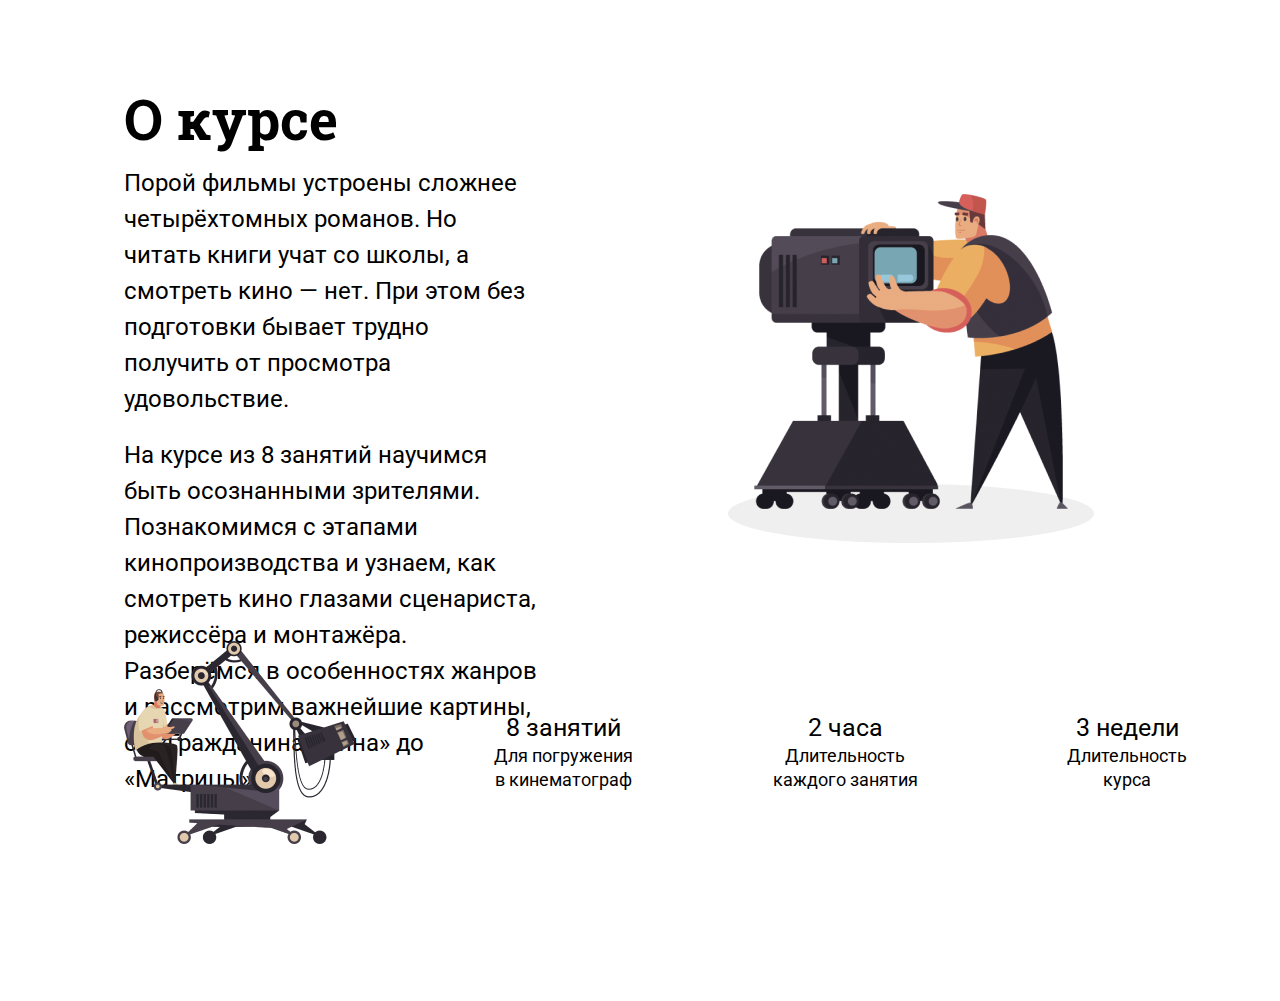
<file: index.html>
<!DOCTYPE html>
<html lang="en">
<head>
    <meta charset="UTF-8">
    <meta http-equiv="X-UA-Compatible" content="IE=edge">
    <meta name="viewport" content="width=device-width, initial-scale=1.0">
    <title>Document</title>
    <link rel="stylesheet" href="style.css">
</head>
<body>
    <div class="container">
        <h1>О курсе</h1>
        <div class="center">
            <div class="left">
                <p>Порой фильмы устроены сложнее четырёхтомных романов. Но читать книги учат со школы, а смотреть кино — нет. При этом без подготовки бывает трудно получить от просмотра удовольствие.</p>

                <p>На курсе из 8 занятий научимся быть осознанными зрителями. Познакомимся с этапами кинопроизводства и узнаем, как смотреть кино глазами сценариста, режиссёра и монтажёра. Разберёмся в особенностях жанров и рассмотрим важнейшие картины, от «Гражданина Кейна» до «Матрицы».</p>
            </div>
            <div class="right">
                <img src="/image/_1 1.png" alt="" class="camera">
                <img src="/image/Ellipse 2.png" alt="" class="ellipse">
            </div>
        </div>
        <footer>
            <div class="leftfoot">
                <img src="/image/photo 1.png" alt="" class="foto1">
            </div>
            <div class="rightfoot">
                <div>
                    <p class="title">8 занятий </p>
                    <p class="text">Для погружения
                        в кинематограф</p>
                </div>
                <div>
                    <p class="title">2 часа</p>
                    <p class="text">Длительность
                        каждого занятия</p>
                </div>
                <div>
                    <p class="title">3 недели</p>
                    <p class="text">Длительность
                        курса</p>
                </div>
            </div>
        </footer>
    </div>
</body>
</html>
</file>
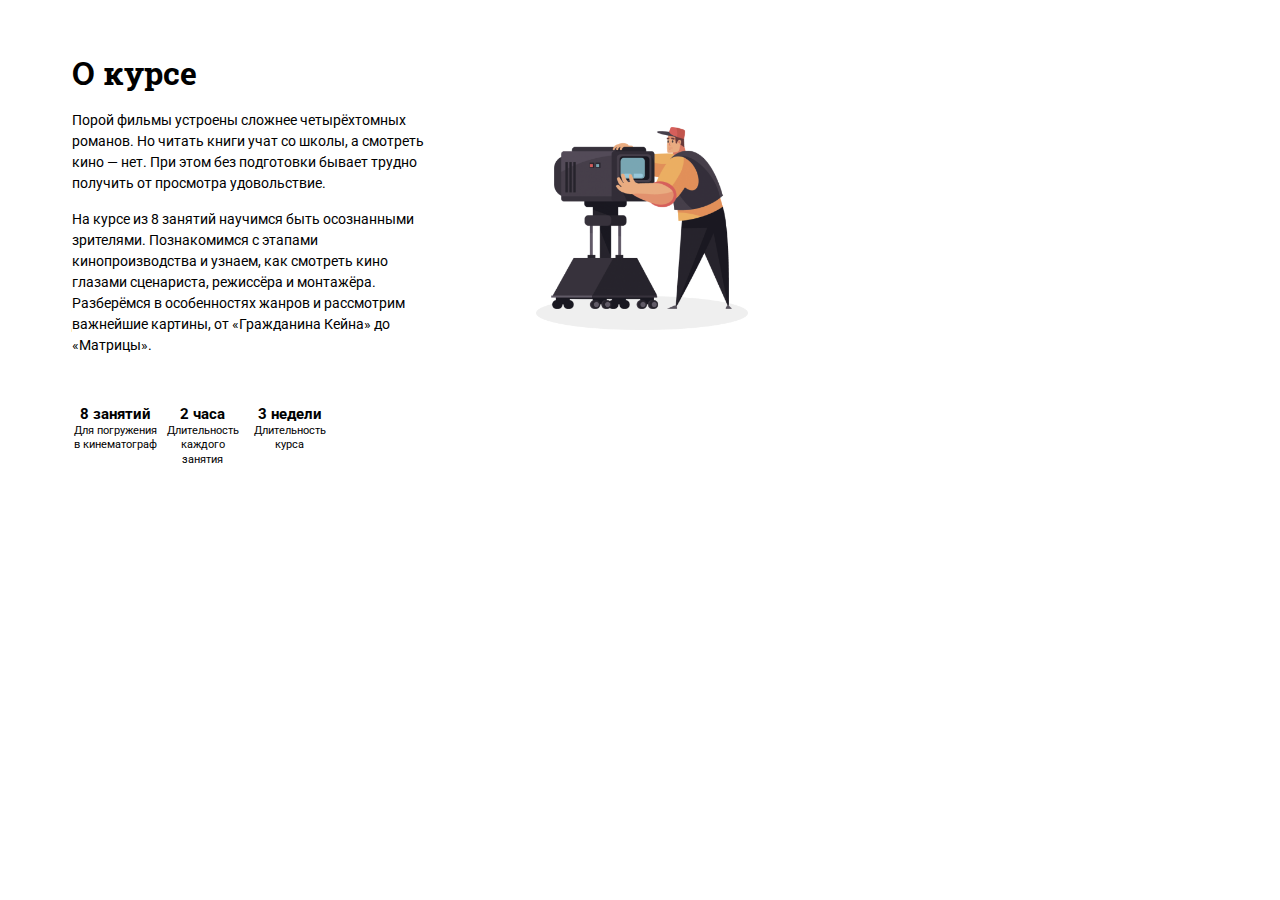
<file: index2.html>
<!DOCTYPE html>
<html lang="ru">
<head>
    <meta charset="UTF-8">
    <meta http-equiv="X-UA-Compatible" content="IE=edge">
    <meta name="viewport" content="width=device-width, initial-scale=1.0">
    <title>Document</title>
    <link rel="stylesheet" href="style2.css">
</head>
<body>
    <div class="container">
        <h1>О курсе</h1>
        <div class="center">
            <div class="left">
                <p>Порой фильмы устроены сложнее четырёхтомных романов. Но читать книги учат со школы, а смотреть кино — нет. При этом без подготовки бывает трудно получить от просмотра удовольствие.</p>

                <p>На курсе из 8 занятий научимся быть осознанными зрителями. Познакомимся с этапами кинопроизводства и узнаем, как смотреть кино глазами сценариста, режиссёра и монтажёра. Разберёмся в особенностях жанров и рассмотрим важнейшие картины, от «Гражданина Кейна» до «Матрицы».</p>
            </div>
            <div class="right">
                <img src="/image/_1 1.png" alt="" class="camera">
                <img src="/image/Ellipse 2.png" alt="" class="ellipse">
            </div>
        </div>
        <footer>
            <div>
                <p class="title">8 занятий </p>
                <p class="text">Для погружения
                    в кинематограф</p>
            </div>
            <div>
                <p class="title">2 часа</p>
                <p class="text">Длительность
                    каждого занятия</p>
            </div>
            <div>
                <p class="title">3 недели</p>
                <p class="text">Длительность
                    курса</p>
            </div>
        </footer>
    </div>
</body>
</html>
</file>
<file: style.css>
@import url('https://fonts.googleapis.com/css2?family=Roboto+Slab:wght@300;400;500&family=Roboto:wght@300;400;500&display=swap');
*{
    box-sizing: border-box;
    margin: 0;
    padding: 0;
}
.container{
    margin: 91px 124px 157px;
}
h1{
    margin: 0 0 18px;
    font-family: 'Roboto Slab';
    font-weight: 700;
    font-size: 55px;
    line-height: 56px;
}
.center{
    display: flex;
}
.center .left{
    margin-right: 190px;
    width: 662px;
    height: 374px;
    line-height: 36px;
    font-size: 24px;
    font-weight: 400;
    font-family: 'Roboto';
}
.left p{
    margin-bottom: 20px;
}
.right .camera{
    position: relative;
    width: 314px;
    height: 315px;
    top: 29px;
    left: 26px;
}
.right .ellipse{
    width: 366px;
    height: 59px;
    position: static;
}
footer{
    margin-top: 94px;
    display: flex;
    height: 203px;
}
.leftfoot{
    width: 232px;
}
.rightfoot{
    display: flex;
}
.rightfoot div{
    width: 150px;
    height: 39px;
    margin-left: 132px;
    text-align: center;
    padding-top: 70px;
}
.rightfoot .title{
    font-family: 'Roboto';
    font-size: 25px;
    line-height: 33px;
}
.rightfoot .text{
    font-size: 18px;
    line-height: 24px;
    font-weight: 400;
    font-family: 'Roboto';
}
</file>
<file: style2.css>
@import url('https://fonts.googleapis.com/css2?family=Roboto+Slab:wght@300;400;500&family=Roboto:wght@300;400;500&display=swap');
*{
    margin: 0;
    padding: 0;
    box-sizing: border-box;
}
.container{
    width: 830px;
    margin: 56px 87px 180px 72px;
    font-family: 'Roboto';
}
h1{
    width: 211px;
    height: 54px;
    font-weight: 700;
    font-size: 32px;
    line-height: 33px;
    font-family: 'Roboto Slab';
}
.center{
    display: flex;
}
.center .left{
    width: 384px;
    height: 217px;
    font-size: 14px;
    line-height: 21px;
    font-weight: 400;
    margin-right: 110px;
}
.left p{
    margin-bottom: 15px;
}
.right .camera{
    position: relative;
    width: 181px;
    height: 182px;
    top: 17px;
    left: 15px;
}
.right .ellipse{
    width: 212px;
    height: 34px;
    position: static;
}
footer{
    width: 375px;
    margin-top: 70px;
    display: flex;
    height: 46px;
}
footer div{
    width: 87px;
    height: 46px;
    text-align: center;
    gap: 55px;
}
footer .title{
    font-weight: 700;
    font-size: 15px;
    line-height: 20px;
}
footer .text{
    font-weight: normal;
    font-size: 11px;
    line-height: 130%;
}
</file>
